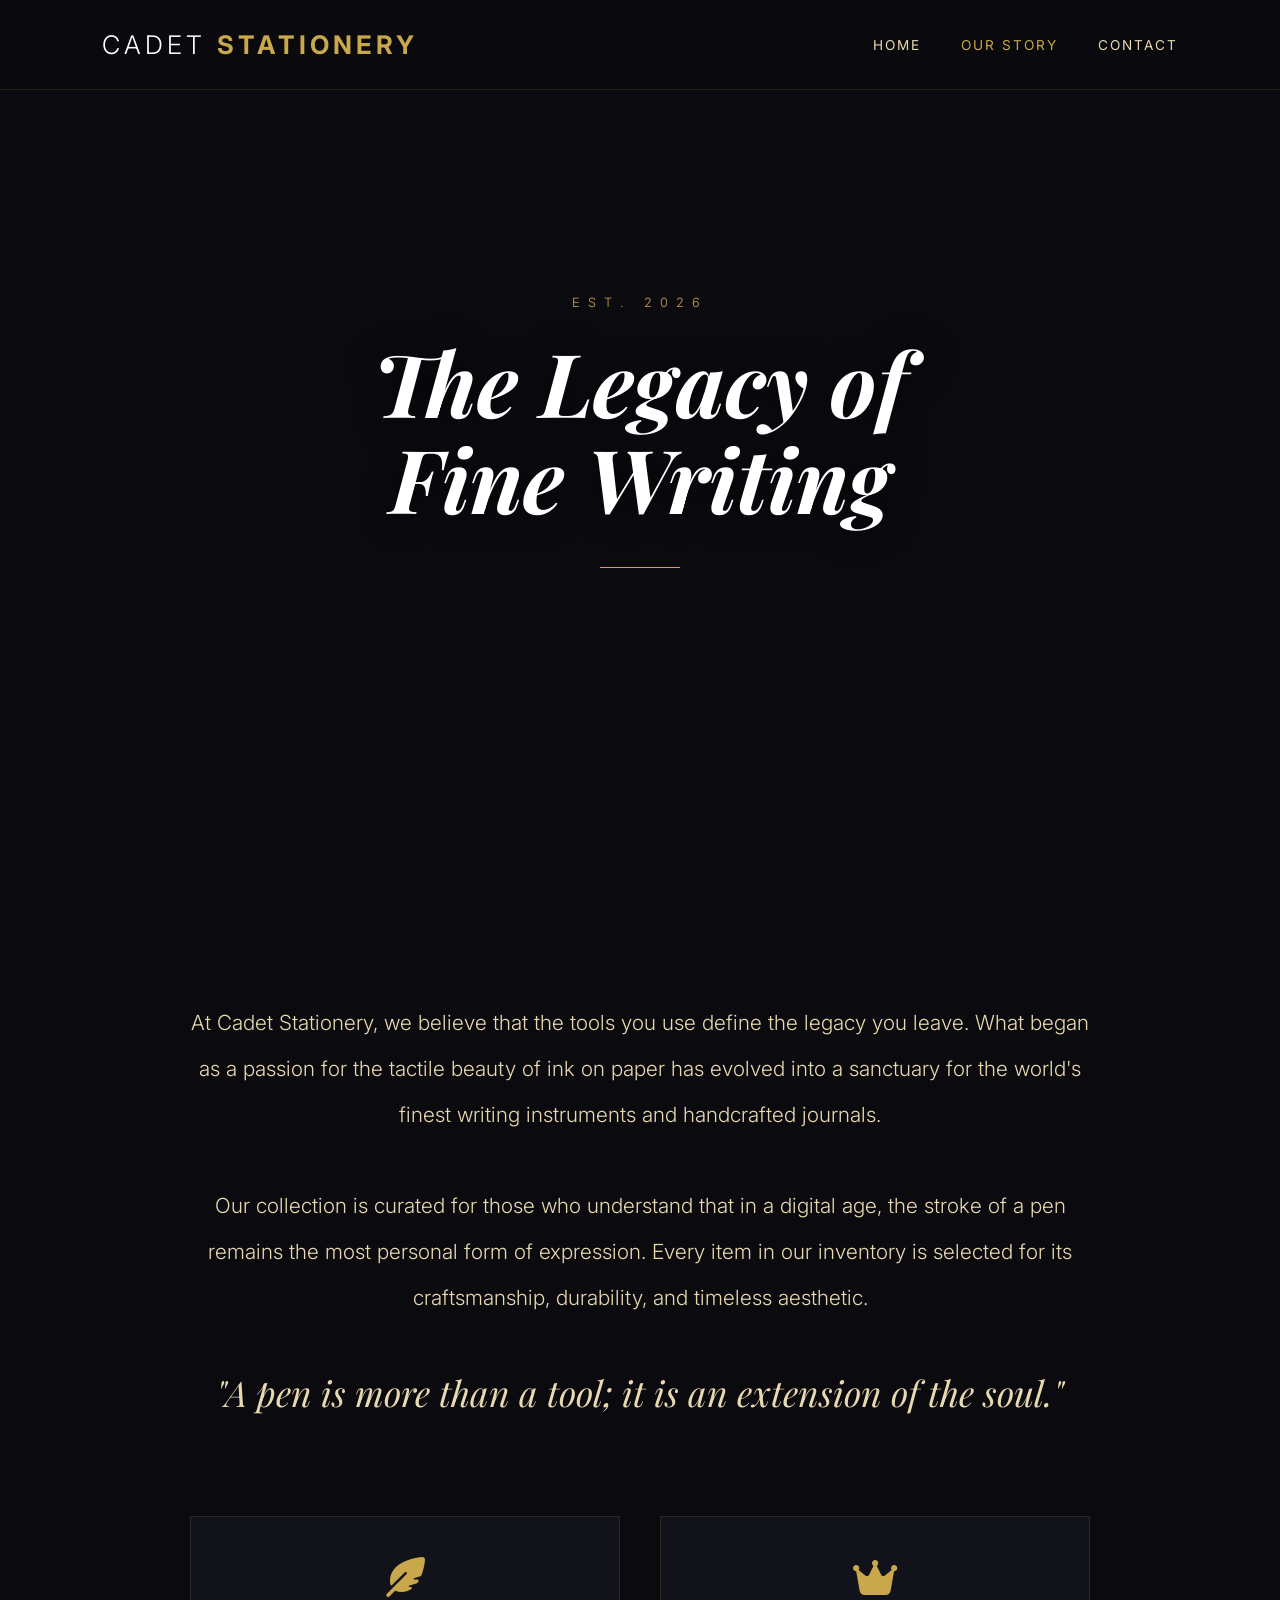
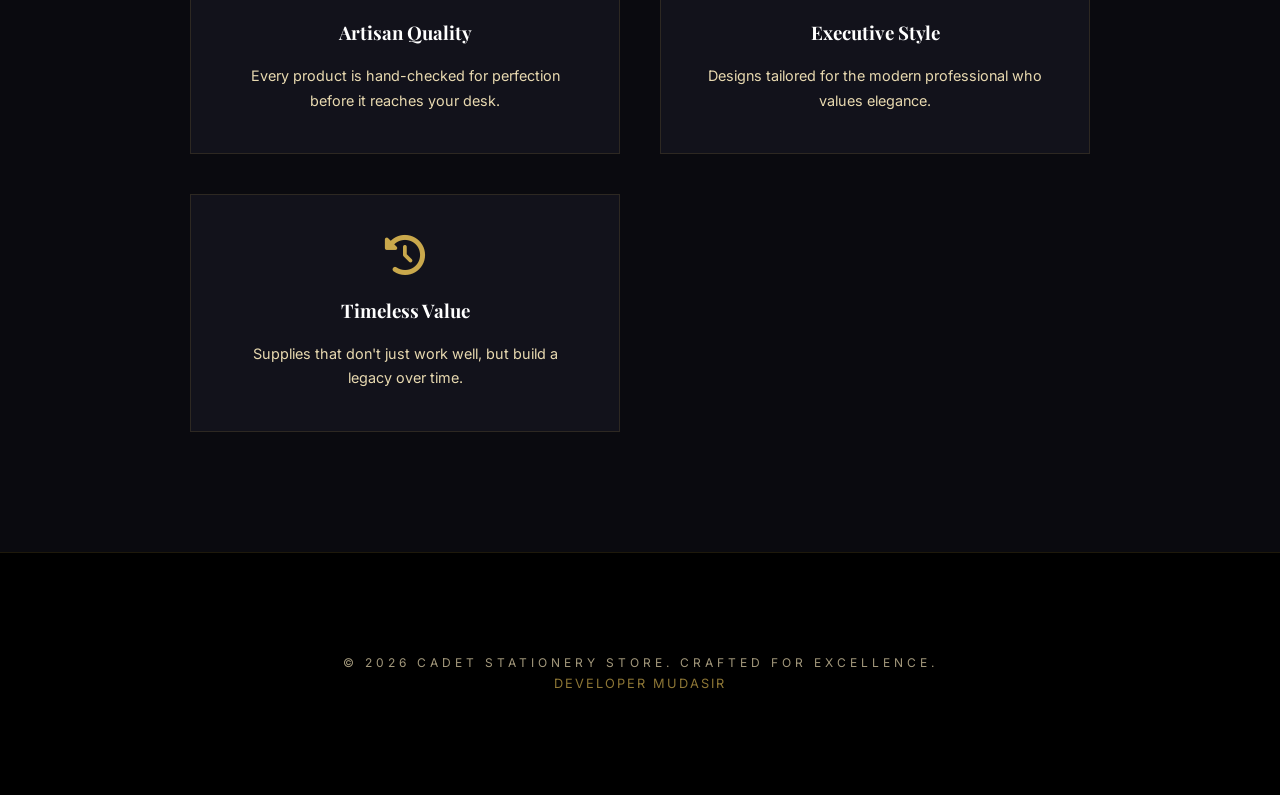
<file: about.html>
<!DOCTYPE html>
<html lang="en">

<head>
    <meta charset="UTF-8">
    <meta name="viewport" content="width=device-width, initial-scale=1.0">
    <title>Our Heritage | Cadet Stationery</title>
    <link href="https://fonts.googleapis.com/css2?family=Inter:wght@300;400;700&family=Playfair+Display:ital,wght@0,700;1,400&display=swap" rel="stylesheet">
    <link rel="stylesheet" href="style.css">
    <link rel="stylesheet" href="https://cdnjs.cloudflare.com/ajax/libs/font-awesome/6.4.0/css/all.min.css">
    
    <style>
        .gold-divider {
            width: 80px;
            height: 1px;
            background: var(--accent-gold);
            margin: 40px auto;
        }
        .quote {
            font-size: 2.22rem;
            font-family: 'Playfair Display', serif;
            font-style: italic;
            color: var(--text-champagne);
            margin: 50px 0;
            line-height: 1.3;
        }

        .heritage-card-grid {
            display: grid;
            grid-template-columns: repeat(auto-fit, minmax(300px, 1fr));
            gap: 40px;
            margin-top: 100px;
        }

        .heritage-card {
            background: rgba(30, 30, 46, 0.4);
            border: 1px solid var(--glass-border);
            padding: 40px;
            text-align: center;
            transition: var(--transition-fast);
        }

        .heritage-card:hover {
            border-color: var(--accent-gold);
            transform: translateY(-10px);
        }

        .heritage-card i {
            font-size: 2.5rem;
            color: var(--accent-gold);
            margin-bottom: 20px;
        }

        @media (max-width: 768px) {
            .quote { font-size: 1.6rem; }
            .story-dp-container {
                width: 150px !important;
                height: 150px !important;
            }
        }
    </style>
</head>

<body>
    <!-- Header -->
    <header>
        <a href="index.html" class="logo">CADET <span>STATIONERY</span></a>
        <ul class="nav-menu" id="navMenu">
            <li><a href="index.html">Home</a></li>
            <li><a href="about.html" class="active">Our Story</a></li>
            <li><a href="contact.html">Contact</a></li>
        </ul>
        <div class="menu-btn" id="menuBtn">
            <i class="fas fa-bars"></i>
        </div>
    </header>

    <!-- History/Story Hero -->
    <section class="hero" id="storyHero" style="height: 100vh; position: relative; overflow: hidden; margin-top: 0; background-attachment: fixed; background-image: url('https://images.unsplash.com/photo-1513519245088-0e12902e5a38?auto=format&fit=crop&q=80&w=1600');">
        <div class="hero-overlay" style="position: absolute; top:0; left:0; width:100%; height:100%; background: linear-gradient(to bottom, rgba(10, 10, 15, 0.7), #0a0a0f);"></div>
        
        <div class="hero-content" style="z-index: 2; text-align: center; max-width: 900px; padding: 0 5%;">
            <p style="text-transform: uppercase; letter-spacing: 8px; color: var(--accent-gold); margin-bottom: 20px; font-size: 0.8rem; animation: fadeInUp 1s ease forwards;">EST. 2026</p>
            <h1 style="line-height: 1.1; color: var(--text-white); margin-bottom: 30px; animation: fadeInUp 1.2s ease forwards;">The Legacy of <br>Fine Writing</h1>
            <div class="gold-divider" style="animation: fadeInUp 1.4s ease forwards;"></div>
        </div>
    </section>

    <!-- Content Section -->
    <section class="section-container" style="background: #0a0a0f; padding-top: 100px;">
        <div style="max-width: 900px; margin: 0 auto; text-align: center;">
            <p style="font-weight: 300; font-size: 1.3rem; color: var(--text-champagne); line-height: 2.2; opacity: 0.9; animation: fadeInUp 1.6s ease forwards;">
                At Cadet Stationery, we believe that the tools you use define the legacy you leave. What began as a passion for the tactile beauty of ink on paper has evolved into a sanctuary for the world's finest writing instruments and handcrafted journals. 
                <br><br>
                Our collection is curated for those who understand that in a digital age, the stroke of a pen remains the most personal form of expression. Every item in our inventory is selected for its craftsmanship, durability, and timeless aesthetic.
            </p>
            
            <p class="quote" style="animation: fadeInUp 1.8s ease forwards;">"A pen is more than a tool; it is an extension of the soul."</p>

            <!-- Heritage Cards -->
            <div class="heritage-card-grid">
                <div class="heritage-card">
                    <i class="fas fa-feather-pointed"></i>
                    <h3>Artisan Quality</h3>
                    <p style="color: var(--text-champagne); font-size: 0.9rem; margin-top: 15px;">Every product is hand-checked for perfection before it reaches your desk.</p>
                </div>
                <div class="heritage-card">
                    <i class="fas fa-crown"></i>
                    <h3>Executive Style</h3>
                    <p style="color: var(--text-champagne); font-size: 0.9rem; margin-top: 15px;">Designs tailored for the modern professional who values elegance.</p>
                </div>
                <div class="heritage-card">
                    <i class="fas fa-history"></i>
                    <h3>Timeless Value</h3>
                    <p style="color: var(--text-champagne); font-size: 0.9rem; margin-top: 15px;">Supplies that don't just work well, but build a legacy over time.</p>
                </div>
            </div>
        </div>
    </section>

    <footer>
        <p>&copy; 2026 Cadet Stationery Store. Crafted for excellence. <br><span style="color: var(--accent-gold); font-size: 0.8rem; letter-spacing: 2px;">DEVELOPER MUDASIR</span></p>
    </footer>

    <script>
        // Mobile Menu Logic
        const menuBtn = document.getElementById('menuBtn');
        const navMenu = document.getElementById('navMenu');

        // Copy Protection
        document.addEventListener('contextmenu', e => e.preventDefault());
        document.addEventListener('selectstart', e => e.preventDefault());
        document.addEventListener('touchstart', e => { if (e.touches.length > 1) e.preventDefault(); }, {passive: false});

        if (menuBtn && navMenu) {
            menuBtn.addEventListener('click', () => {
                navMenu.classList.toggle('active');
                const icon = menuBtn.querySelector('i');
                if (navMenu.classList.contains('active')) {
                    icon.classList.replace('fa-bars', 'fa-times');
                } else {
                    icon.classList.replace('fa-times', 'fa-bars');
                }
            });
        }
    </script>
</body>

</html>
</file>
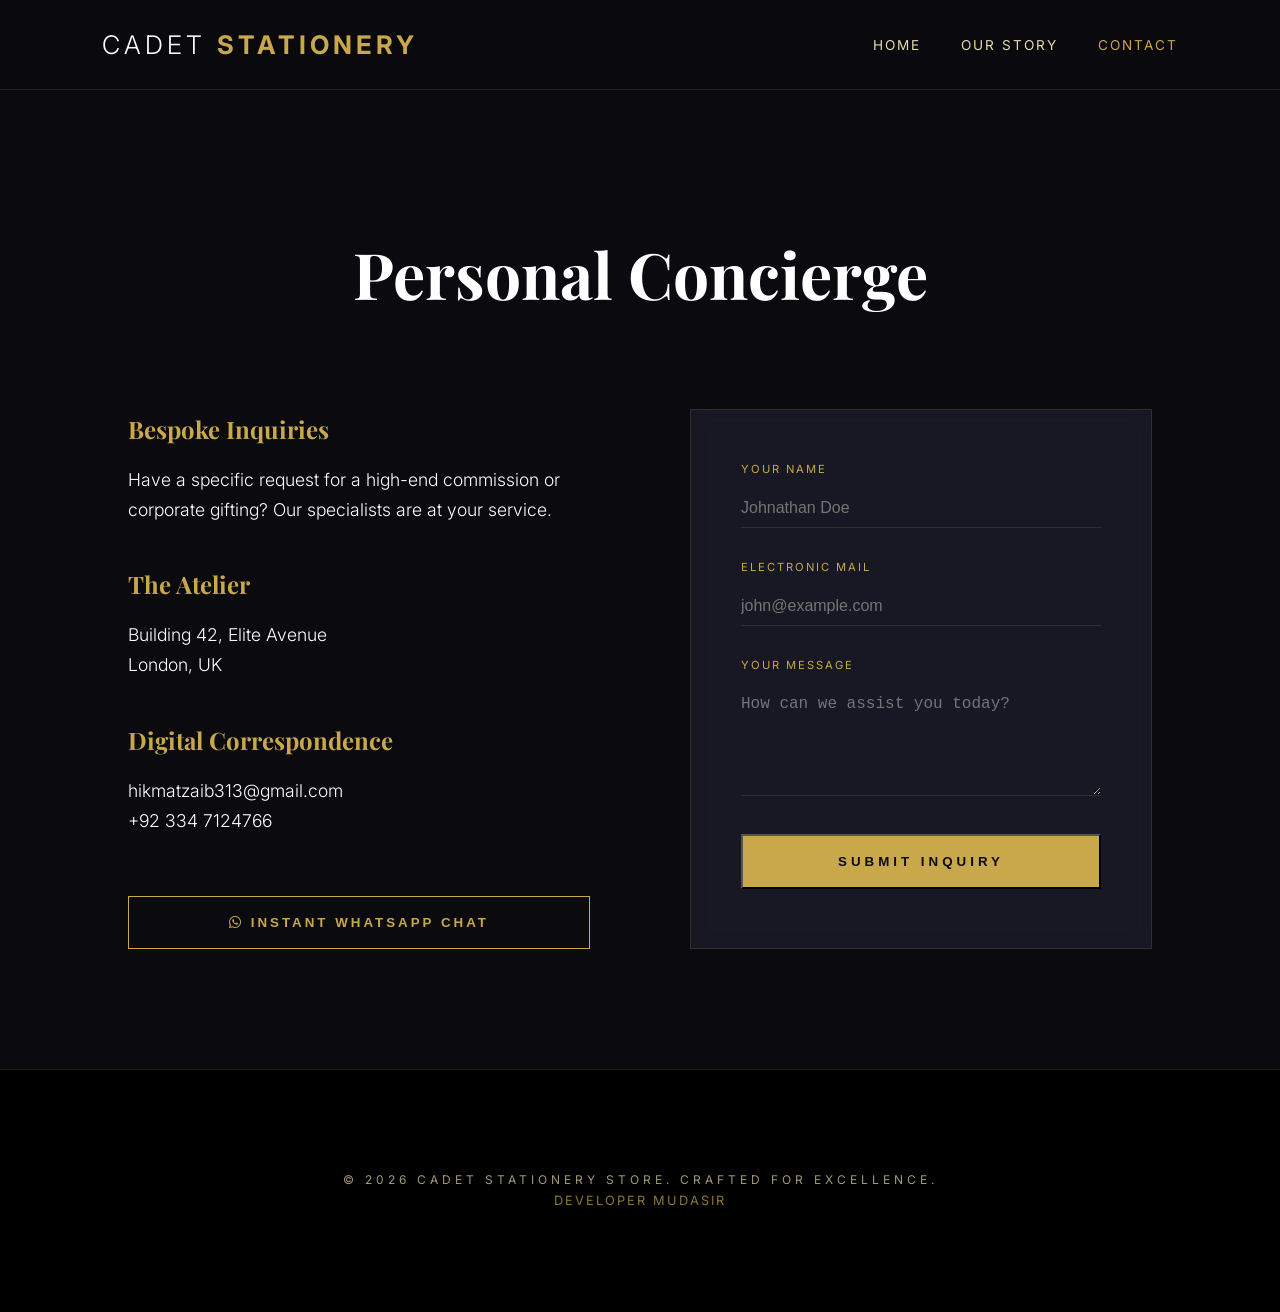
<file: contact.html>
<!DOCTYPE html>
<html lang="en">

<head>
    <meta charset="UTF-8">
    <meta name="viewport" content="width=device-width, initial-scale=1.0">
    <title>Concierge Support | Cadet Stationery</title>
    <link href="https://fonts.googleapis.com/css2?family=Inter:wght@300;400;700&family=Playfair+Display:ital,wght@0,700;1,400&display=swap" rel="stylesheet">
    <link rel="stylesheet" href="style.css">
    <link rel="stylesheet" href="https://cdnjs.cloudflare.com/ajax/libs/font-awesome/6.4.0/css/all.min.css">
    <style>
        .contact-grid {
            display: grid;
            grid-template-columns: 1fr 1fr;
            gap: 100px;
            margin-top: 50px;
        }
        .contact-form-container {
            background: var(--card-bg);
            border: 1px solid var(--glass-border);
            padding: 50px;
            backdrop-filter: blur(10px);
        }
        .input-group {
            margin-bottom: 30px;
        }
        .input-group label {
            display: block;
            text-transform: uppercase;
            letter-spacing: 2px;
            font-size: 0.7rem;
            color: var(--accent-gold);
            margin-bottom: 10px;
        }
        .input-group input, .input-group textarea {
            width: 100%;
            background: transparent;
            border: none;
            border-bottom: 1px solid var(--glass-border);
            color: var(--text-white);
            padding: 10px 0;
            font-size: 1rem;
            outline: none;
            transition: var(--transition-fast);
        }
        .input-group input:focus, .input-group textarea:focus {
            border-bottom-color: var(--accent-gold);
        }
        .info-card {
            margin-bottom: 40px;
        }
        .info-card h3 {
            font-size: 1.5rem;
            margin-bottom: 15px;
            color: var(--accent-gold);
        }
        .info-card p {
            font-weight: 300;
            color: var(--text-cream);
            font-size: 1.1rem;
        }
    </style>
</head>

<body>
    <header>
        <a href="index.html" class="logo">CADET <span>STATIONERY</span></a>
        <ul class="nav-menu" id="navMenu">
            <li><a href="index.html">Home</a></li>
            <li><a href="about.html">Our Story</a></li>
            <li><a href="contact.html" class="active">Contact</a></li>
        </ul>
        <div class="menu-btn" id="menuBtn">
            <i class="fas fa-bars"></i>
        </div>
    </header>

    <section class="section-container" style="margin-top: 100px;">
        <h1 style="font-size: 4rem; text-align: center; margin-bottom: 80px;">Personal Concierge</h1>
        
        <div class="contact-grid">
            <div class="contact-info">
                <div class="info-card">
                    <h3>Bespoke Inquiries</h3>
                    <p>Have a specific request for a high-end commission or corporate gifting? Our specialists are at your service.</p>
                </div>
                <div class="info-card">
                    <h3>The Atelier</h3>
                    <p>Building 42, Elite Avenue<br>London, UK</p>
                </div>
                <div class="info-card">
                    <h3>Digital Correspondence</h3>
                    <p>hikmatzaib313@gmail.com<br>+92 334 7124766</p>
                </div>
                <button class="buy-btn" style="margin-top: 20px;" onclick="window.open('https://wa.me/923347124766', '_blank')">
                    <i class="fa-brands fa-whatsapp"></i> Instant WhatsApp Chat
                </button>
            </div>

            <div class="contact-form-container">
                <form id="contactForm">
                    <div class="input-group">
                        <label>Your Name</label>
                        <input type="text" placeholder="Johnathan Doe" required>
                    </div>
                    <div class="input-group">
                        <label>Electronic Mail</label>
                        <input type="email" placeholder="john@example.com" required>
                    </div>
                    <div class="input-group">
                        <label>Your Message</label>
                        <textarea rows="5" placeholder="How can we assist you today?" required></textarea>
                    </div>
                    <button type="submit" class="btn-premium" style="width: 100%;">Submit Inquiry</button>
                </form>
            </div>
        </div>
    </section>

    <footer>
        <p>&copy; 2026 Cadet Stationery Store. Crafted for excellence. <br><span style="color: var(--accent-gold); font-size: 0.8rem; letter-spacing: 2px;">DEVELOPER MUDASIR</span></p>
    </footer>


    <script>
        document.getElementById('contactForm').addEventListener('submit', (e) => {
            e.preventDefault();
            alert('Your inquiry has been received by our concierge. We will contact you shortly.');
        });

        // Mobile Menu Toggle
        const menuBtn = document.getElementById('menuBtn');
        const navMenu = document.getElementById('navMenu');

        if (menuBtn && navMenu) {
            menuBtn.addEventListener('click', () => {
                navMenu.classList.toggle('active');
                const icon = menuBtn.querySelector('i');
                if (navMenu.classList.contains('active')) {
                    icon.classList.replace('fa-bars', 'fa-times');
                } else {
                    icon.classList.replace('fa-times', 'fa-bars');
                }
            });

            // Close menu when link is clicked
            document.querySelectorAll('.nav-menu a').forEach(link => {
                link.addEventListener('click', () => {
                    navMenu.classList.remove('active');
                    menuBtn.querySelector('i').classList.replace('fa-times', 'fa-bars');
                });
            });
        }
    </script>
</body>

</html>
</file>
<file: style.css>
/* 
    Cadet Stationery - $100,000 Premium Design System
    Refined Palette: Deep Royal Navy, 24k Gold, Silk Cream, Obsidian
*/

@import url('https://fonts.googleapis.com/css2?family=Inter:wght@300;400;500;700&family=Playfair+Display:ital,wght@0,700;1,400&display=swap');

:root {
    --primary-obsidian: #0a0a0f;
    --accent-gold: #c9a84c;
    --champagne-light: #e8d9b0;
    --card-deep: #1e1e2e;
    --aurelian-gold: #a87d30;
    --gold-glow: rgba(201, 168, 76, 0.3);
    --chanel-bloom: 0 10px 40px rgba(0, 0, 0, 0.5);
    --text-white: #ffffff;
    --text-champagne: #e8d9b0;
    --bg-dark: #0a0a0f;
    --card-bg: rgba(30, 30, 46, 0.7);
    --glass-border: rgba(201, 168, 76, 0.15);
    --transition-slow: all 0.6s cubic-bezier(0.16, 1, 0.3, 1);
    --transition-fast: all 0.3s ease;
}

/* Base Styles */
* {
    margin: 0;
    padding: 0;
    box-sizing: border-box;
}

html {
    scroll-behavior: smooth;
}

body {
    font-family: 'Inter', sans-serif;
    background-color: var(--bg-dark);
    color: var(--text-white);
    line-height: 1.7;
    overflow-x: hidden;
    /* Disable text selection/copying */
    -webkit-user-select: none;
    -moz-user-select: none;
    -ms-user-select: none;
    user-select: none;
}

/* Re-enable selection for inputs so admin works */
input, textarea {
    -webkit-user-select: text;
    -moz-user-select: text;
    -ms-user-select: text;
    user-select: text;
}


/* Custom Scrollbar */
::-webkit-scrollbar {
    width: 6px;
}
::-webkit-scrollbar-track {
    background: var(--bg-dark);
}
::-webkit-scrollbar-thumb {
    background: var(--accent-gold);
    border-radius: 10px;
}

h1, h2, h3 {
    font-family: 'Playfair Display', serif;
    font-weight: 700;
}

/* Animations */
@keyframes fadeInUp {
    from { opacity: 0; transform: translateY(40px); }
    to { opacity: 1; transform: translateY(0); }
}

@keyframes goldPulse {
    0% { box-shadow: 0 0 0 0 var(--gold-glow); }
    70% { box-shadow: 0 0 20px 10px rgba(201, 168, 76, 0); }
    100% { box-shadow: 0 0 0 0 rgba(201, 168, 76, 0); }
}

@keyframes spin {
    to { transform: rotate(360deg); }
}


/* Header & Nav */
header {
    height: 90px;
    display: flex;
    justify-content: space-between;
    align-items: center;
    padding: 0 8%;
    background: rgba(10, 10, 15, 0.95);
    backdrop-filter: blur(20px);
    position: fixed;
    width: 100%;
    top: 0;
    z-index: 1000;
    border-bottom: 1px solid var(--glass-border);
    transition: var(--transition-fast);
}

.logo {
    font-size: 1.6rem;
    color: var(--text-white);
    text-decoration: none;
    letter-spacing: 4px;
    text-transform: uppercase;
    font-weight: 300;
}

.logo span {
    color: var(--accent-gold);
    font-weight: 700;
}

.nav-menu {
    display: flex;
    list-style: none;
}

.nav-menu li {
    margin-left: 40px;
}

.nav-menu a {
    text-decoration: none;
    color: var(--text-champagne);
    font-weight: 400;
    font-size: 0.85rem;
    text-transform: uppercase;
    letter-spacing: 2px;
    transition: var(--transition-fast);
}

.nav-menu a:hover, .nav-menu a.active {
    color: var(--accent-gold);
}

.btn-premium {
    padding: 18px 55px;
    background: var(--accent-gold);
    color: var(--primary-obsidian);
    text-decoration: none;
    font-weight: 700;
    text-transform: uppercase;
    letter-spacing: 4px;
    transition: var(--transition-slow);
    display: inline-block;
}

.btn-premium:hover {
    background: var(--text-white);
    color: var(--primary-obsidian);
    transform: scale(1.05);
}

.menu-btn {
    display: none;
    font-size: 1.5rem;
    cursor: pointer;
    color: var(--text-dark);
    transition: var(--transition-fast);
}

.menu-btn:hover {
    color: var(--accent-gold);
}

/* Hero Section */
.hero {
    height: 100vh;
    width: 100%;
    background: linear-gradient(rgba(10, 10, 15, 0.7), rgba(10, 10, 15, 0.4)), url('hero-bg.png');
    background-size: cover;
    background-position: center;
    transition: background 1.5s cubic-bezier(0.16, 1, 0.3, 1);

    display: flex;
    align-items: center;
    justify-content: center;
    text-align: center;
    padding: 0 20px;
}

.hero-content h1 {
    font-size: 5.5rem;
    margin-bottom: 20px;
    line-height: 1.1;
    font-style: italic;
    color: var(--text-white);
    text-shadow: 0 0 30px rgba(0, 0, 0, 0.5);
}

.hero-content p {
    font-size: 1.1rem;
    margin: 0 auto 40px;
    color: var(--text-champagne);
    letter-spacing: 2px;
    text-transform: uppercase;
    font-weight: 300;
    max-width: 800px;
}

/* Sections */
.section-container {
    padding: 120px 10%;
    max-width: 1600px;
    margin: 0 auto;
}

/* Featured Products Grid */
.product-grid {
    display: grid;
    grid-template-columns: repeat(auto-fit, minmax(320px, 1fr));
    gap: 60px;
    margin-top: 60px;
}

.product-card {
    background: var(--card-bg);
    border: 1px solid var(--glass-border);
    padding: 40px;
    text-align: center;
    transition: var(--transition-slow);
    position: relative;
    overflow: hidden;
    box-shadow: 0 20px 40px rgba(0, 0, 0, 0.3);
}

.product-card:hover {
    transform: translateY(-20px);
    border-color: var(--accent-gold);
    box-shadow: 0 30px 60px rgba(0, 0, 0, 0.5), 0 0 20px var(--gold-glow);
}

.product-img-container {
    width: 100%;
    height: 350px;
    overflow: hidden;
    margin-bottom: 30px;
    background: #000;
}

.product-name {
    font-size: 1.8rem;
    margin-bottom: 12px;
    color: var(--text-white);
    font-style: italic;
}

.product-price {
    font-size: 1rem;
    color: var(--accent-gold);
    font-weight: 300;
    margin-bottom: 35px;
    letter-spacing: 3px;
    text-transform: uppercase;
}

.buy-btn {
    width: 100%;
    padding: 18px;
    background: transparent;
    color: var(--accent-gold);
    border: 1px solid var(--accent-gold);
    cursor: pointer;
    font-weight: 700;
    text-transform: uppercase;
    letter-spacing: 3px;
    transition: var(--transition-fast);
}

.buy-btn:hover {
    background: var(--accent-gold);
    color: var(--primary-obsidian);
}

/* WhatsApp Float */
.whatsapp-float {
    position: fixed;
    bottom: 50px;
    right: 50px;
    width: 70px;
    height: 70px;
    background: #25d366;
    color: white;
    border-radius: 50%;
    display: flex;
    align-items: center;
    justify-content: center;
    font-size: 35px;
    box-shadow: 0 10px 30px rgba(0,0,0,0.5);
    text-decoration: none;
    z-index: 1000;
    animation: goldPulse 2s infinite;
    transition: var(--transition-fast);
}

.whatsapp-float:hover {
    transform: scale(1.1) rotate(10deg);
}

.product-card:hover {
    transform: translateY(-10px);
    border-color: var(--primary-forest);
    box-shadow: 0 20px 40px rgba(26, 60, 52, 0.08);
}

.product-img {
    width: 100%;
    height: 100%;
    object-fit: cover;
    transition: var(--transition-slow);
}

.product-card:hover .product-img {
    transform: scale(1.08);
}

/* Category Filters */
.filter-bar {
    display: flex;
    justify-content: center;
    gap: 20px;
    margin-bottom: 60px;
    flex-wrap: wrap;
}

.filter-tab {
    padding: 12px 30px;
    background: transparent;
    border: 1px solid var(--glass-border);
    color: var(--text-champagne);
    cursor: pointer;
    font-size: 0.8rem;
    text-transform: uppercase;
    letter-spacing: 3px;
    transition: var(--transition-fast);
}

.filter-tab:hover, .filter-tab.active {
    background: var(--accent-champagne);
    color: var(--primary-obsidian);
    border-color: var(--accent-champagne);
}

footer {
    padding: 100px 8%;
    background: #000000;
    text-align: center;
    border-top: 1px solid var(--glass-border);
}

footer p {
    color: var(--text-champagne);
    font-size: 0.75rem;
    letter-spacing: 4px;
    text-transform: uppercase;
    opacity: 0.7;
}

.product-card:hover .product-img {
    transform: scale(1.1);
    filter: brightness(1.1);
}

.product-card {
    background: var(--card-bg);
    border: 1px solid var(--glass-border);
    padding: 30px;
    text-align: center;
    transition: var(--transition-slow);
    display: flex;
    flex-direction: column;
    justify-content: space-between;
}

.product-card:hover {
    transform: translateY(-20px);
    border-color: var(--accent-gold);
    box-shadow: var(--gold-bloom);
}

/* Responsive Design System Refinement */

@media (max-width: 1200px) {
    .section-container { padding: 100px 5%; }
    .product-grid { gap: 30px; }
}

@media (max-width: 1024px) {
    .hero-content h1 { font-size: 3.8rem; }
    .product-grid { grid-template-columns: repeat(2, 1fr); }
}

@media (max-width: 768px) {
    header { padding: 0 5%; height: 75px; }
    .logo { font-size: 1.3rem; }
    
    .menu-btn { display: block; z-index: 1001; }

    .nav-menu { 
        position: fixed;
        top: 0;
        right: -100%;
        width: 80%;
        height: 100vh;
        background: #02060c;
        flex-direction: column;
        align-items: center;
        justify-content: center;
        transition: var(--transition-slow);
        box-shadow: -10px 0 30px rgba(0,0,0,0.5);
        border-left: 1px solid var(--glass-border);
    }

    .nav-menu.active { right: 0; }
    .nav-menu li { margin: 20px 0; }
    .hero-content h1 { font-size: 3.2rem; }
    
    .filter-bar { gap: 10px; }
    .filter-tab { padding: 8px 15px; font-size: 0.7rem; }
}

@media (max-width: 600px) {
    .product-grid { 
        grid-template-columns: repeat(2, 1fr) !important; 
        gap: 15px !important; 
    }
    .hero-content h1 { font-size: 2.2rem; }
    .hero-content p { font-size: 0.8rem; }
    .btn-premium { 
        padding: 12px 25px !important; 
        font-size: 0.7rem !important; 
        width: auto !important;
        margin: 0 auto;
    }
    .section-container { padding: 40px 4% !important; }
    .product-img-container { height: 160px; }
    .product-card { padding: 12px; }
    .product-name { font-size: 0.9rem; margin-bottom: 5px; height: 2.8em; overflow: hidden; }
    .product-price { font-size: 0.8rem; margin-bottom: 10px; }
    .buy-btn { padding: 8px; font-size: 0.6rem; }
}

@media (max-width: 400px) {
    .product-grid { gap: 10px !important; }
    .product-img-container { height: 140px; }
    .product-name { font-size: 0.8rem; }
}

/* Tablet/Mobile Fixes for Heritage & Contact */
@media (max-width: 768px) {
    .heritage-section { flex-direction: column; gap: 40px; text-align: center; }
    .heritage-image { height: 400px; order: -1; width: 100%; }
    .heritage-image::after { display: none; }
    .heritage-content h1 { font-size: 2.8rem !important; }
    
    .contact-grid { grid-template-columns: 1fr !important; gap: 50px; }
    .contact-info { text-align: center; }
    .contact-form-container { padding: 30px; }
    .whatsapp-float { width: 60px; height: 60px; font-size: 25px; bottom: 20px; right: 20px; }
}
</file>
